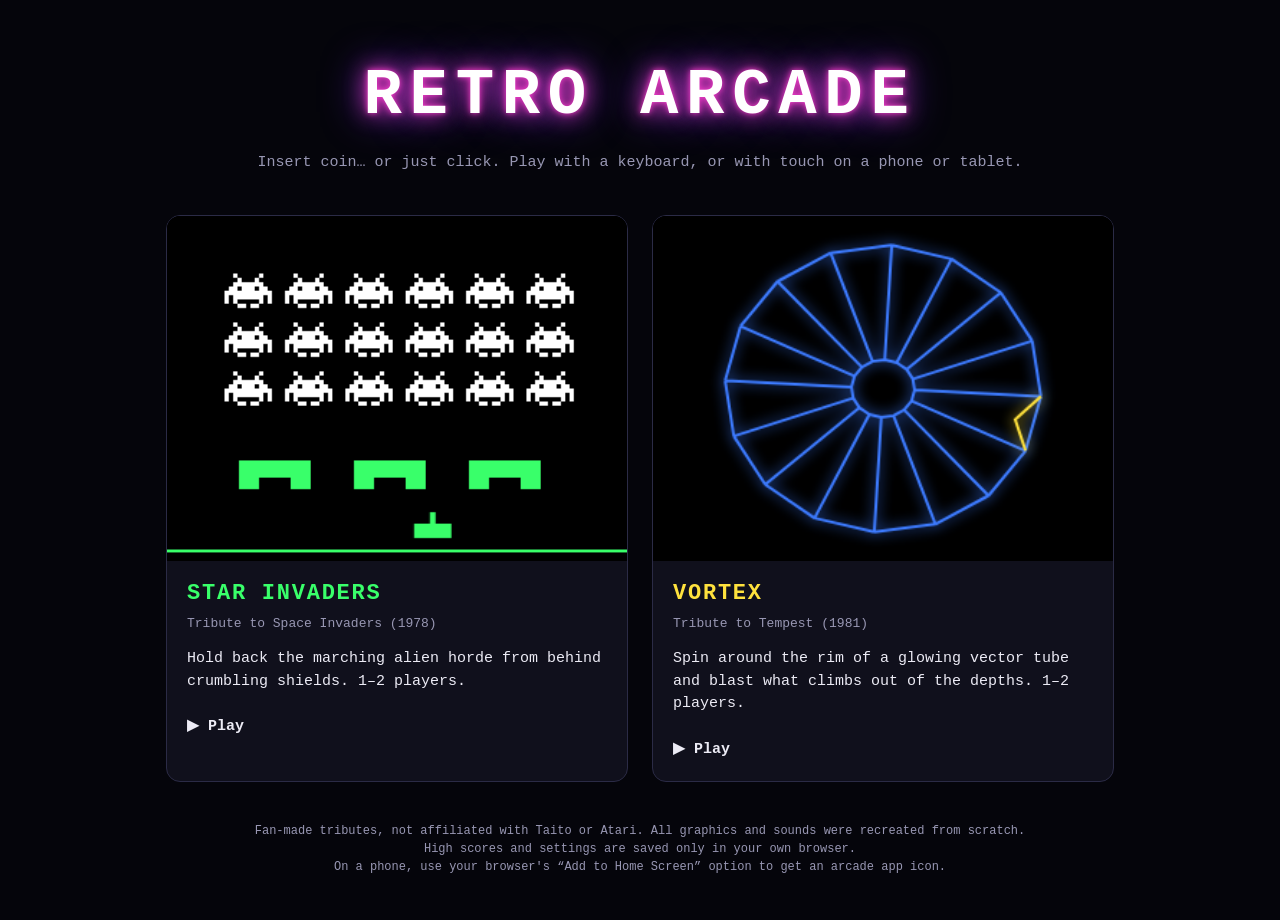
<file: index.html>
<!doctype html>
<html lang="en">
<head>
  <meta charset="utf-8">
  <meta name="viewport" content="width=device-width, initial-scale=1, viewport-fit=cover">
  <meta name="theme-color" content="#05050b">
  <meta name="mobile-web-app-capable" content="yes">
  <meta name="apple-mobile-web-app-capable" content="yes">
  <meta name="apple-mobile-web-app-status-bar-style" content="black">
  <meta name="apple-mobile-web-app-title" content="Arcade">
  <link rel="manifest" href="manifest.webmanifest">
  <link rel="icon" href="icons/icon-192.png">
  <link rel="apple-touch-icon" href="icons/apple-touch-icon.png">
  <meta http-equiv="Content-Security-Policy" content="default-src 'self'; script-src 'self'; style-src 'self'; img-src 'self' data:; connect-src 'none'; object-src 'none'; base-uri 'none'; form-action 'none'">
  <meta name="referrer" content="no-referrer">
  <meta name="description" content="Two classic 1980s-style arcade games you can play in your browser.">
  <title>Retro Arcade</title>
  <link rel="stylesheet" href="css/arcade.css">
</head>
<body>
  <main class="home">
    <header class="marquee">
      <h1>RETRO ARCADE</h1>
      <p>Insert coin&hellip; or just click. Play with a keyboard, or with touch on a phone or tablet.</p>
    </header>

    <section class="cabinets" aria-label="Games">
      <a class="cabinet invaders" href="invaders/index.html">
        <canvas id="previewInvaders" width="320" height="240" aria-hidden="true"></canvas>
        <div class="info">
          <h2>STAR INVADERS</h2>
          <p class="tribute">Tribute to Space Invaders (1978)</p>
          <p>Hold back the marching alien horde from behind crumbling shields. 1&ndash;2 players.</p>
          <span class="play">&#9654; Play</span>
        </div>
      </a>

      <a class="cabinet vortex" href="vortex/index.html">
        <canvas id="previewVortex" width="320" height="240" aria-hidden="true"></canvas>
        <div class="info">
          <h2>VORTEX</h2>
          <p class="tribute">Tribute to Tempest (1981)</p>
          <p>Spin around the rim of a glowing vector tube and blast what climbs out of the depths. 1&ndash;2 players.</p>
          <span class="play">&#9654; Play</span>
        </div>
      </a>
    </section>

    <p class="fineprint">
      Fan-made tributes, not affiliated with Taito or Atari. All graphics and sounds were recreated from scratch.<br>
      High scores and settings are saved only in your own browser.<br>
      On a phone, use your browser's &ldquo;Add to Home Screen&rdquo; option to get an arcade app icon.
    </p>
  </main>
  <script src="js/home.js"></script>
</body>
</html>
</file>
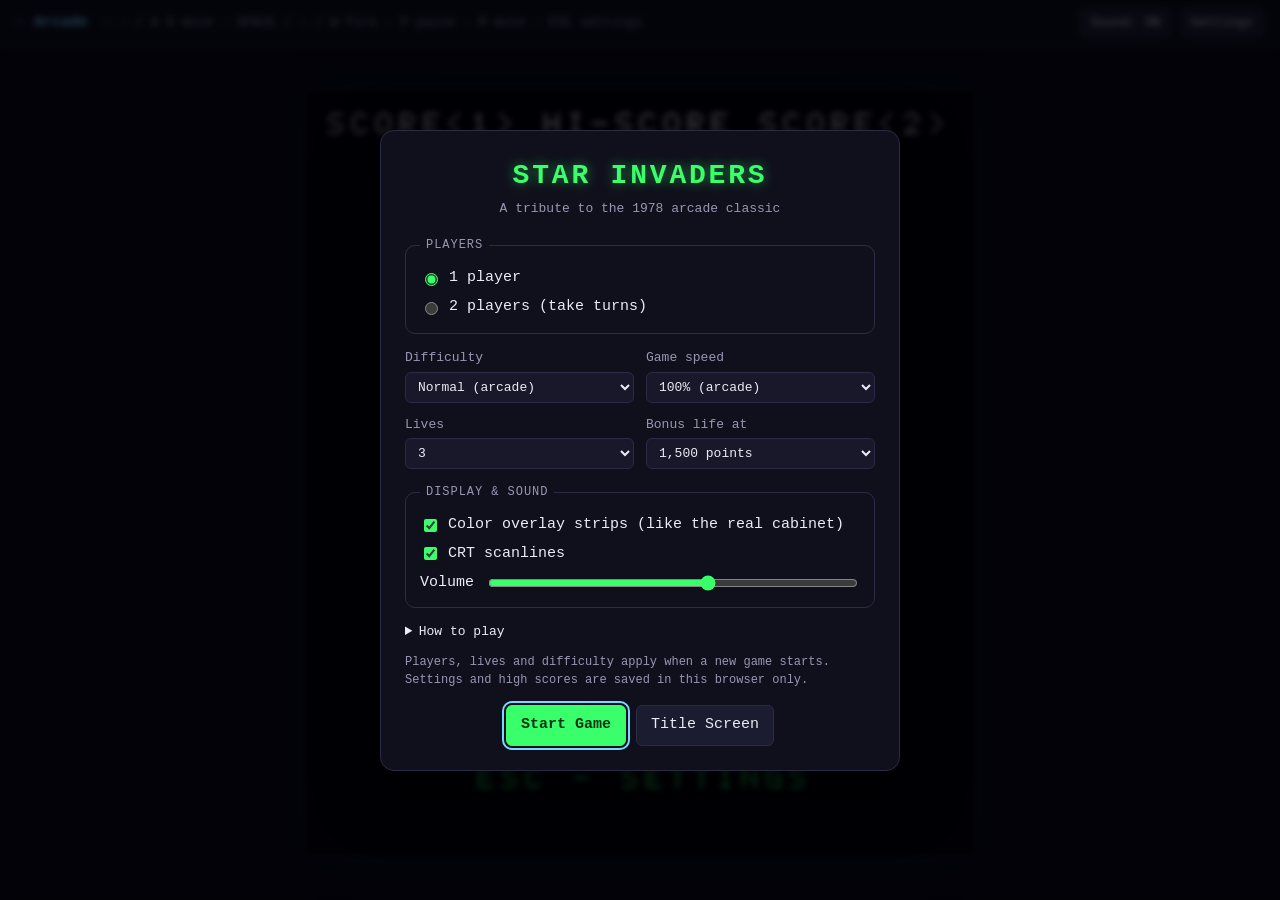
<file: invaders/index.html>
<!doctype html>
<html lang="en">
<head>
  <meta charset="utf-8">
  <meta name="viewport" content="width=device-width, initial-scale=1, viewport-fit=cover">
  <meta name="theme-color" content="#05050b">
  <meta name="mobile-web-app-capable" content="yes">
  <meta name="apple-mobile-web-app-capable" content="yes">
  <meta name="apple-mobile-web-app-status-bar-style" content="black">
  <link rel="manifest" href="../manifest.webmanifest">
  <link rel="icon" href="../icons/icon-192.png">
  <link rel="apple-touch-icon" href="../icons/apple-touch-icon.png">
  <meta http-equiv="Content-Security-Policy" content="default-src 'self'; script-src 'self'; style-src 'self'; img-src 'self' data:; connect-src 'none'; object-src 'none'; base-uri 'none'; form-action 'none'">
  <meta name="referrer" content="no-referrer">
  <title>Star Invaders</title>
  <link rel="stylesheet" href="../css/arcade.css">
</head>
<body class="game-page">
  <header class="game-bar">
    <a class="back" href="../index.html">&larr; Arcade</a>
    <span class="keys">&larr; &rarr; / A D move &middot; SPACE / &uarr; / W fire &middot; P pause &middot; M mute &middot; ESC settings</span>
    <span class="bar-buttons">
      <button type="button" id="muteBtn">Sound: ON</button>
      <button type="button" id="settingsBtn">Settings</button>
    </span>
  </header>

  <main class="stage">
    <div class="screen-wrap crt" id="screenWrap">
      <canvas id="screen" width="224" height="256" tabindex="0" aria-label="Star Invaders game screen"></canvas>
    </div>
  </main>

  <div class="touch-controls" aria-label="Touch controls">
    <button type="button" class="tbtn arrow" id="tLeft" aria-label="Move left">&#9664;</button>
    <button type="button" class="tbtn arrow" id="tRight" aria-label="Move right">&#9654;</button>
    <button type="button" class="tbtn fire" id="tFire">FIRE</button>
  </div>
  <div class="rotate-hint">Turn your phone upright to play.</div>

  <div class="panel-backdrop" id="settings" hidden>
    <form class="panel" id="settingsForm" autocomplete="off">
      <h1 class="panel-title invaders-title">STAR INVADERS</h1>
      <p class="panel-sub">A tribute to the 1978 arcade classic</p>

      <fieldset>
        <legend>Players</legend>
        <label class="radio"><input type="radio" name="players" value="1"> 1 player</label>
        <label class="radio"><input type="radio" name="players" value="2"> 2 players (take turns)</label>
      </fieldset>

      <div class="grid">
        <label>Difficulty
          <select name="difficulty">
            <option value="easy">Easy</option>
            <option value="normal">Normal (arcade)</option>
            <option value="hard">Hard</option>
          </select>
        </label>
        <label>Game speed
          <select name="speed">
            <option value="0.75">75% (relaxed)</option>
            <option value="0.9">90%</option>
            <option value="1">100% (arcade)</option>
            <option value="1.1">110%</option>
            <option value="1.25">125% (frantic)</option>
          </select>
        </label>
        <label>Lives
          <select name="lives">
            <option value="3">3</option>
            <option value="4">4</option>
            <option value="5">5</option>
            <option value="6">6</option>
          </select>
        </label>
        <label>Bonus life at
          <select name="bonus">
            <option value="1000">1,000 points</option>
            <option value="1500">1,500 points</option>
            <option value="0">No bonus life</option>
          </select>
        </label>
      </div>

      <fieldset>
        <legend>Display &amp; sound</legend>
        <label class="check"><input type="checkbox" name="overlay"> Color overlay strips (like the real cabinet)</label>
        <label class="check"><input type="checkbox" name="crt"> CRT scanlines</label>
        <label class="range">Volume <input type="range" name="volume" min="0" max="100" step="5"></label>
      </fieldset>

      <details class="howto">
        <summary>How to play</summary>
        <p>Move with <kbd>&larr;</kbd> <kbd>&rarr;</kbd> (or <kbd>A</kbd> <kbd>D</kbd>), fire with <kbd>Space</kbd>, <kbd>&uarr;</kbd> or <kbd>W</kbd>. You can only have one shot on screen at a time.
          Hide behind the shields, but they crumble. Hit the red mystery ship for bonus points.
          If the invaders reach the ground, the game is over.</p>
        <p class="keyboard-only"><kbd>P</kbd> pause &middot; <kbd>M</kbd> mute &middot; <kbd>Esc</kbd> this menu &middot; <kbd>Enter</kbd> start from the title screen</p>
        <p class="touch-only">On a phone or tablet, use the &#9664; &#9654; and FIRE buttons under the screen. The Settings button pauses the game.
          No sound on an iPhone? Check that the silent switch is off.</p>
      </details>

      <p class="note">Players, lives and difficulty apply when a new game starts. Settings and high scores are saved in this browser only.</p>

      <div class="buttons">
        <button type="submit" class="primary">Start Game</button>
        <button type="button" id="resumeBtn">Resume</button>
        <button type="button" id="quitBtn">Quit to Title</button>
        <button type="button" id="closeBtn">Title Screen</button>
      </div>
    </form>
  </div>

  <script src="../js/shared/audio.js"></script>
  <script src="../js/shared/input.js"></script>
  <script src="../js/shared/storage.js"></script>
  <script src="../js/shared/touch.js"></script>
  <script src="../js/shared/pixelfont.js"></script>
  <script src="sprites.js"></script>
  <script src="sound.js"></script>
  <script src="game.js"></script>
  <script src="main.js"></script>
</body>
</html>
</file>
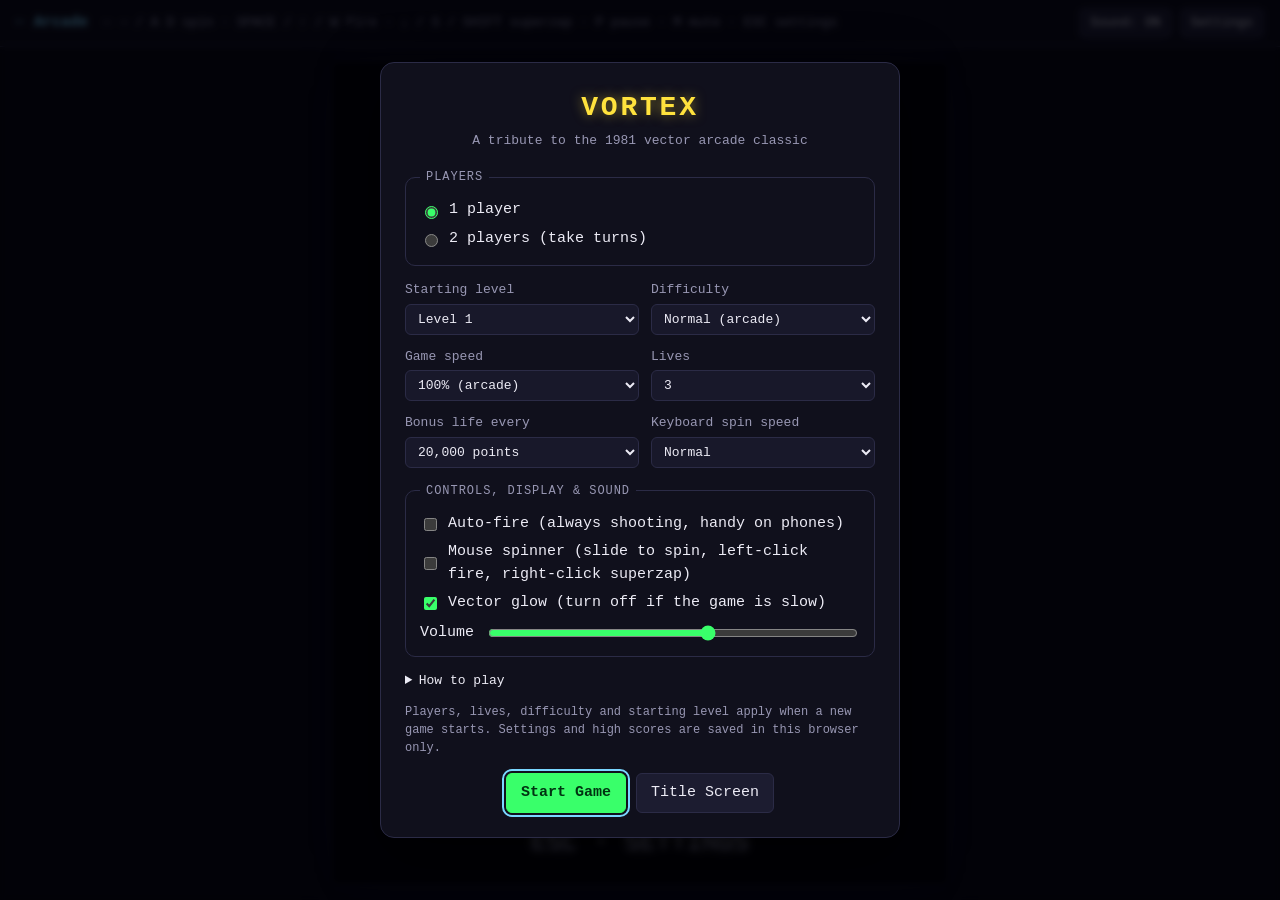
<file: vortex/index.html>
<!doctype html>
<html lang="en">
<head>
  <meta charset="utf-8">
  <meta name="viewport" content="width=device-width, initial-scale=1, viewport-fit=cover">
  <meta name="theme-color" content="#05050b">
  <meta name="mobile-web-app-capable" content="yes">
  <meta name="apple-mobile-web-app-capable" content="yes">
  <meta name="apple-mobile-web-app-status-bar-style" content="black">
  <link rel="manifest" href="../manifest.webmanifest">
  <link rel="icon" href="../icons/icon-192.png">
  <link rel="apple-touch-icon" href="../icons/apple-touch-icon.png">
  <meta http-equiv="Content-Security-Policy" content="default-src 'self'; script-src 'self'; style-src 'self'; img-src 'self' data:; connect-src 'none'; object-src 'none'; base-uri 'none'; form-action 'none'">
  <meta name="referrer" content="no-referrer">
  <title>Vortex</title>
  <link rel="stylesheet" href="../css/arcade.css">
</head>
<body class="game-page">
  <header class="game-bar">
    <a class="back" href="../index.html">&larr; Arcade</a>
    <span class="keys">&larr; &rarr; / A D spin &middot; SPACE / &uarr; / W fire &middot; &darr; / S / SHIFT superzap &middot; P pause &middot; M mute &middot; ESC settings</span>
    <span class="bar-buttons">
      <button type="button" id="muteBtn">Sound: ON</button>
      <button type="button" id="settingsBtn">Settings</button>
    </span>
  </header>

  <main class="stage">
    <div class="screen-wrap vector" id="screenWrap">
      <canvas id="screen" width="600" height="800" tabindex="0" aria-label="Vortex game screen"></canvas>
      <p class="mouse-hint" id="mouseHint" hidden>Click the game to use the mouse as a spinner</p>
    </div>
  </main>

  <div class="touch-controls" aria-label="Touch controls">
    <div class="tpad" id="tSpin">&#9664; SLIDE TO SPIN &#9654;</div>
    <button type="button" class="tbtn zap" id="tZap">ZAP</button>
    <button type="button" class="tbtn fire" id="tFire">FIRE</button>
  </div>
  <div class="rotate-hint">Turn your phone upright to play.</div>

  <div class="panel-backdrop" id="settings" hidden>
    <form class="panel" id="settingsForm" autocomplete="off">
      <h1 class="panel-title vortex-title">VORTEX</h1>
      <p class="panel-sub">A tribute to the 1981 vector arcade classic</p>

      <fieldset>
        <legend>Players</legend>
        <label class="radio"><input type="radio" name="players" value="1"> 1 player</label>
        <label class="radio"><input type="radio" name="players" value="2"> 2 players (take turns)</label>
      </fieldset>

      <div class="grid">
        <label>Starting level
          <select name="startLevel">
            <option value="1">Level 1</option>
            <option value="3">Level 3 (+6,000 bonus)</option>
            <option value="5">Level 5 (+16,000 bonus)</option>
            <option value="7">Level 7 (+32,000 bonus)</option>
            <option value="9">Level 9 (+54,000 bonus)</option>
            <option value="11">Level 11 (+74,000 bonus)</option>
            <option value="13">Level 13 (+94,000 bonus)</option>
            <option value="15">Level 15 (+114,000 bonus)</option>
            <option value="17">Level 17 (+134,000 bonus)</option>
          </select>
        </label>
        <label>Difficulty
          <select name="difficulty">
            <option value="easy">Easy</option>
            <option value="normal">Normal (arcade)</option>
            <option value="hard">Hard</option>
          </select>
        </label>
        <label>Game speed
          <select name="speed">
            <option value="0.75">75% (relaxed)</option>
            <option value="0.9">90%</option>
            <option value="1">100% (arcade)</option>
            <option value="1.1">110%</option>
            <option value="1.25">125% (frantic)</option>
          </select>
        </label>
        <label>Lives
          <select name="lives">
            <option value="3">3</option>
            <option value="4">4</option>
            <option value="5">5</option>
          </select>
        </label>
        <label>Bonus life every
          <select name="bonus">
            <option value="10000">10,000 points</option>
            <option value="20000">20,000 points</option>
            <option value="30000">30,000 points</option>
            <option value="0">No bonus lives</option>
          </select>
        </label>
        <label>Keyboard spin speed
          <select name="spin">
            <option value="slow">Slow</option>
            <option value="normal">Normal</option>
            <option value="fast">Fast</option>
          </select>
        </label>
      </div>

      <fieldset>
        <legend>Controls, display &amp; sound</legend>
        <label class="check"><input type="checkbox" name="autofire"> Auto-fire (always shooting, handy on phones)</label>
        <label class="check keyboard-only"><input type="checkbox" name="mouse"> Mouse spinner (slide to spin, left-click fire, right-click superzap)</label>
        <label class="check"><input type="checkbox" name="glow"> Vector glow (turn off if the game is slow)</label>
        <label class="range">Volume <input type="range" name="volume" min="0" max="100" step="5"></label>
      </fieldset>

      <details class="howto">
        <summary>How to play</summary>
        <p>You are the yellow claw on the rim of the tube. Spin around the rim with <kbd>&larr;</kbd> <kbd>&rarr;</kbd> (or <kbd>A</kbd> <kbd>D</kbd>)
          and fire down your lane with <kbd>Space</kbd>, <kbd>&uarr;</kbd> or <kbd>W</kbd>. Holding fire keeps shooting.</p>
        <p>Flippers (red) crawl up and grab you on the rim. Tankers (purple) split into two flippers. Spikers (green) leave spikes,
          so shoot them down before the warp to the next level. Fuseballs and pulsars come later.</p>
        <p>The <b>Superzapper</b> (<kbd>&darr;</kbd>, <kbd>S</kbd> or <kbd>Shift</kbd>) destroys everything on screen once per level,
          and one random enemy the second time.</p>
        <p class="keyboard-only"><kbd>P</kbd> pause &middot; <kbd>M</kbd> mute &middot; <kbd>Esc</kbd> this menu &middot; <kbd>Enter</kbd> start from the title screen</p>
        <p class="touch-only">On a phone or tablet, slide your thumb along the dashed strip to spin, and use the FIRE and ZAP buttons.
          The Settings button pauses the game. No sound on an iPhone? Check that the silent switch is off.</p>
      </details>

      <p class="note">Players, lives, difficulty and starting level apply when a new game starts. Settings and high scores are saved in this browser only.</p>

      <div class="buttons">
        <button type="submit" class="primary">Start Game</button>
        <button type="button" id="resumeBtn">Resume</button>
        <button type="button" id="quitBtn">Quit to Title</button>
        <button type="button" id="closeBtn">Title Screen</button>
      </div>
    </form>
  </div>

  <script src="../js/shared/audio.js"></script>
  <script src="../js/shared/input.js"></script>
  <script src="../js/shared/storage.js"></script>
  <script src="../js/shared/touch.js"></script>
  <script src="../js/shared/vectorfont.js"></script>
  <script src="webs.js"></script>
  <script src="sound.js"></script>
  <script src="game.js"></script>
  <script src="main.js"></script>
</body>
</html>
</file>
<file: css/arcade.css>
/* Shared styles for the arcade home page and the game pages. */
:root {
  --bg: #05050b;
  --panel: #10101c;
  --border: #2b2b46;
  --fg: #ecebf5;
  --dim: #9897b3;
  --green: #39ff6a;
  --red: #ff4058;
  --vortex: #ffe23d;
  --vortex2: #3d7bff;
  --focus: #7ad7ff;
  color-scheme: dark;
}

* { box-sizing: border-box; }

html, body {
  margin: 0;
  min-height: 100%;
  background: var(--bg);
  color: var(--fg);
  font-family: ui-monospace, "Cascadia Mono", "SF Mono", Consolas, "Courier New", monospace;
  font-size: 15px;
  line-height: 1.5;
}

a { color: var(--focus); }

button, select, input { font: inherit; }

button {
  background: #1c1c30;
  color: var(--fg);
  border: 1px solid var(--border);
  border-radius: 6px;
  padding: 8px 14px;
  cursor: pointer;
}
button:hover { border-color: var(--dim); }
button.primary { background: var(--green); color: #031; border-color: var(--green); font-weight: 700; }
button.primary:hover { filter: brightness(1.1); }
:focus-visible { outline: 2px solid var(--focus); outline-offset: 2px; }

kbd {
  display: inline-block;
  padding: 0 5px;
  border: 1px solid var(--border);
  border-bottom-width: 2px;
  border-radius: 4px;
  background: #18182a;
  font-size: 0.85em;
}

[hidden] { display: none !important; }

/* ---------- home page ---------- */

.home {
  max-width: 980px;
  margin: 0 auto;
  padding: 48px 16px 32px;
}
.marquee { text-align: center; margin-bottom: 40px; }
.marquee h1 {
  margin: 0;
  font-size: clamp(32px, 7vw, 64px);
  letter-spacing: 0.12em;
  color: #fff;
  text-shadow: 0 0 6px #ff40d0, 0 0 22px #ff40d0, 0 0 44px #7a2cff;
}
.marquee p { color: var(--dim); margin: 8px 0 0; }

.cabinets {
  display: grid;
  grid-template-columns: repeat(auto-fit, minmax(280px, 1fr));
  gap: 24px;
}
.cabinet {
  display: flex;
  flex-direction: column;
  background: var(--panel);
  border: 1px solid var(--border);
  border-radius: 14px;
  overflow: hidden;
  color: inherit;
  text-decoration: none;
  transition: transform 0.15s, box-shadow 0.15s, border-color 0.15s;
}
a.cabinet:hover, a.cabinet:focus-visible { transform: translateY(-3px); }
.cabinet.invaders:hover, .cabinet.invaders:focus-visible { border-color: var(--green); box-shadow: 0 0 28px rgba(57, 255, 106, 0.25); }
.cabinet.vortex:hover, .cabinet.vortex:focus-visible { border-color: var(--vortex); box-shadow: 0 0 28px rgba(255, 226, 61, 0.25); }
.cabinet canvas { width: 100%; height: auto; aspect-ratio: 4 / 3; display: block; background: #000; }
.cabinet .info { padding: 16px 20px 20px; }
.cabinet h2 { margin: 0 0 4px; font-size: 22px; letter-spacing: 0.08em; }
.cabinet.invaders h2 { color: var(--green); }
.cabinet.vortex h2 { color: var(--vortex); }
.cabinet .tribute { margin: 0 0 8px; color: var(--dim); font-size: 13px; }
.cabinet .play { display: inline-block; margin-top: 8px; font-weight: 700; }
.cabinet.soon { opacity: 0.6; }
.badge { font-size: 11px; padding: 2px 8px; border: 1px solid var(--border); border-radius: 99px; color: var(--dim); vertical-align: middle; margin-left: 6px; }

.fineprint { margin-top: 40px; text-align: center; color: var(--dim); font-size: 12px; }

/* ---------- game pages ---------- */

body.game-page {
  height: 100vh;
  height: 100dvh; /* excludes the phone browser's address bar */
  display: flex;
  flex-direction: column;
  overflow: hidden;
  overscroll-behavior: none;
}

.game-bar {
  display: flex;
  align-items: center;
  gap: 16px;
  padding: 8px 16px;
  border-bottom: 1px solid var(--border);
  background: #0a0a14;
  flex-wrap: wrap;
}
.game-bar .back { text-decoration: none; font-weight: 700; }
.game-bar .keys { color: var(--dim); font-size: 13px; flex: 1; }
.game-bar .bar-buttons { display: flex; gap: 8px; }
.game-bar button { padding: 4px 10px; font-size: 13px; }

.stage { flex: 1; display: flex; align-items: center; justify-content: center; padding: 16px; min-height: 0; overflow: hidden; }

.screen-wrap { position: relative; line-height: 0; border-radius: 6px; box-shadow: 0 0 0 1px #1a1a2a, 0 0 60px rgba(120, 120, 255, 0.08); }
.screen-wrap canvas {
  background: #000;
  image-rendering: pixelated;
  image-rendering: crisp-edges;
  border-radius: 6px;
  outline: none;
}
.screen-wrap.crt::after {
  content: "";
  position: absolute;
  inset: 0;
  pointer-events: none;
  border-radius: 6px;
  background:
    repeating-linear-gradient(to bottom, rgba(0, 0, 0, 0) 0, rgba(0, 0, 0, 0) 2px, rgba(0, 0, 0, 0.28) 3px),
    radial-gradient(ellipse at center, rgba(0, 0, 0, 0) 60%, rgba(0, 0, 0, 0.45) 100%);
}

.screen-wrap.vector canvas { image-rendering: auto; }
.mouse-hint {
  position: absolute;
  left: 50%;
  bottom: 12px;
  transform: translateX(-50%);
  margin: 0;
  padding: 6px 12px;
  line-height: 1.4;
  font-size: 13px;
  color: var(--vortex);
  background: rgba(0, 0, 0, 0.7);
  border: 1px solid var(--border);
  border-radius: 6px;
  pointer-events: none;
  white-space: nowrap;
}

/* ---------- settings panel ---------- */

.panel-backdrop {
  position: fixed;
  inset: 0;
  background: rgba(2, 2, 8, 0.72);
  backdrop-filter: blur(3px);
  display: flex;
  align-items: center;
  justify-content: center;
  padding: 16px;
  overflow-y: auto;
  z-index: 10;
}
.panel {
  width: min(520px, 100%);
  max-height: calc(100vh - 32px);
  overflow-y: auto;
  background: var(--panel);
  border: 1px solid var(--border);
  border-radius: 14px;
  padding: 24px;
  box-shadow: 0 20px 60px rgba(0, 0, 0, 0.6);
}
.panel-title { margin: 0; text-align: center; font-size: 28px; letter-spacing: 0.1em; }
.invaders-title { color: var(--green); text-shadow: 0 0 12px rgba(57, 255, 106, 0.5); }
.vortex-title { color: var(--vortex); text-shadow: 0 0 12px rgba(255, 226, 61, 0.5); }
.panel-sub { margin: 2px 0 18px; text-align: center; color: var(--dim); font-size: 13px; }

.panel fieldset { border: 1px solid var(--border); border-radius: 10px; margin: 0 0 14px; padding: 10px 14px 12px; }
.panel legend { color: var(--dim); font-size: 12px; text-transform: uppercase; letter-spacing: 0.08em; padding: 0 6px; }
.panel .grid { display: grid; grid-template-columns: 1fr 1fr; gap: 12px; margin-bottom: 14px; }
.panel .grid label { display: flex; flex-direction: column; gap: 4px; font-size: 13px; color: var(--dim); }
.panel select {
  background: #18182a;
  color: var(--fg);
  border: 1px solid var(--border);
  border-radius: 6px;
  padding: 6px 8px;
}
.panel .radio, .panel .check { display: flex; gap: 8px; align-items: center; padding: 3px 0; cursor: pointer; }
.panel .range { display: flex; gap: 12px; align-items: center; padding-top: 4px; }
.panel .range input { flex: 1; }
.panel input[type=radio], .panel input[type=checkbox], .panel input[type=range] { accent-color: var(--green); }
.panel .howto { margin: 0 0 12px; font-size: 13px; color: var(--dim); }
.panel .howto summary { cursor: pointer; color: var(--fg); }
.panel .note { font-size: 12px; color: var(--dim); margin: 0 0 16px; }
.panel .buttons { display: flex; flex-wrap: wrap; gap: 10px; justify-content: center; }

@media (max-width: 520px) {
  .panel .grid { grid-template-columns: 1fr; }
  .game-bar .keys { display: none; }
}

/* ---------- touch screens ---------- */

.touch-controls, .rotate-hint, .touch-only { display: none; }

body.touch .touch-only { display: block; }
body.touch .keyboard-only { display: none; }
body.touch .game-bar { padding: 6px 12px; padding-top: max(6px, env(safe-area-inset-top)); }
body.touch .game-bar .keys { display: none; }
body.touch .stage { padding: 8px; }
body.touch canvas { touch-action: none; }

body.touch .touch-controls {
  display: flex;
  gap: 10px;
  padding: 8px 12px;
  padding-bottom: max(12px, env(safe-area-inset-bottom));
  border-top: 1px solid var(--border);
  background: #0a0a14;
  touch-action: none;
  user-select: none;
  -webkit-user-select: none;
  -webkit-touch-callout: none;
}
.touch-controls .tbtn, .touch-controls .tpad {
  height: 84px;
  border: 2px solid var(--border);
  border-radius: 14px;
  background: #15152a;
  color: var(--fg);
  font: inherit;
  font-weight: 700;
  font-size: 18px;
  letter-spacing: 0.06em;
  display: flex;
  align-items: center;
  justify-content: center;
  touch-action: none;
  -webkit-tap-highlight-color: transparent;
}
.touch-controls .tbtn { flex: 1; }
.touch-controls .tbtn.arrow { font-size: 28px; }
.touch-controls .tbtn.fire { flex: 1.6; border-color: var(--red); color: var(--red); }
.touch-controls .tbtn.zap { flex: 0.9; border-color: var(--green); color: var(--green); font-size: 14px; }
.touch-controls .tpad { flex: 2.4; border-style: dashed; border-color: var(--vortex); color: var(--vortex); font-size: 13px; text-align: center; padding: 0 6px; }
.touch-controls .pressed { background: #2a2a4a; transform: scale(0.97); }

@media (orientation: landscape) and (max-height: 500px) {
  body.touch .rotate-hint {
    display: flex;
    position: fixed;
    inset: 0;
    z-index: 20;
    align-items: center;
    justify-content: center;
    text-align: center;
    padding: 24px;
    background: var(--bg);
    color: var(--fg);
    font-size: 18px;
  }
}
</file>
